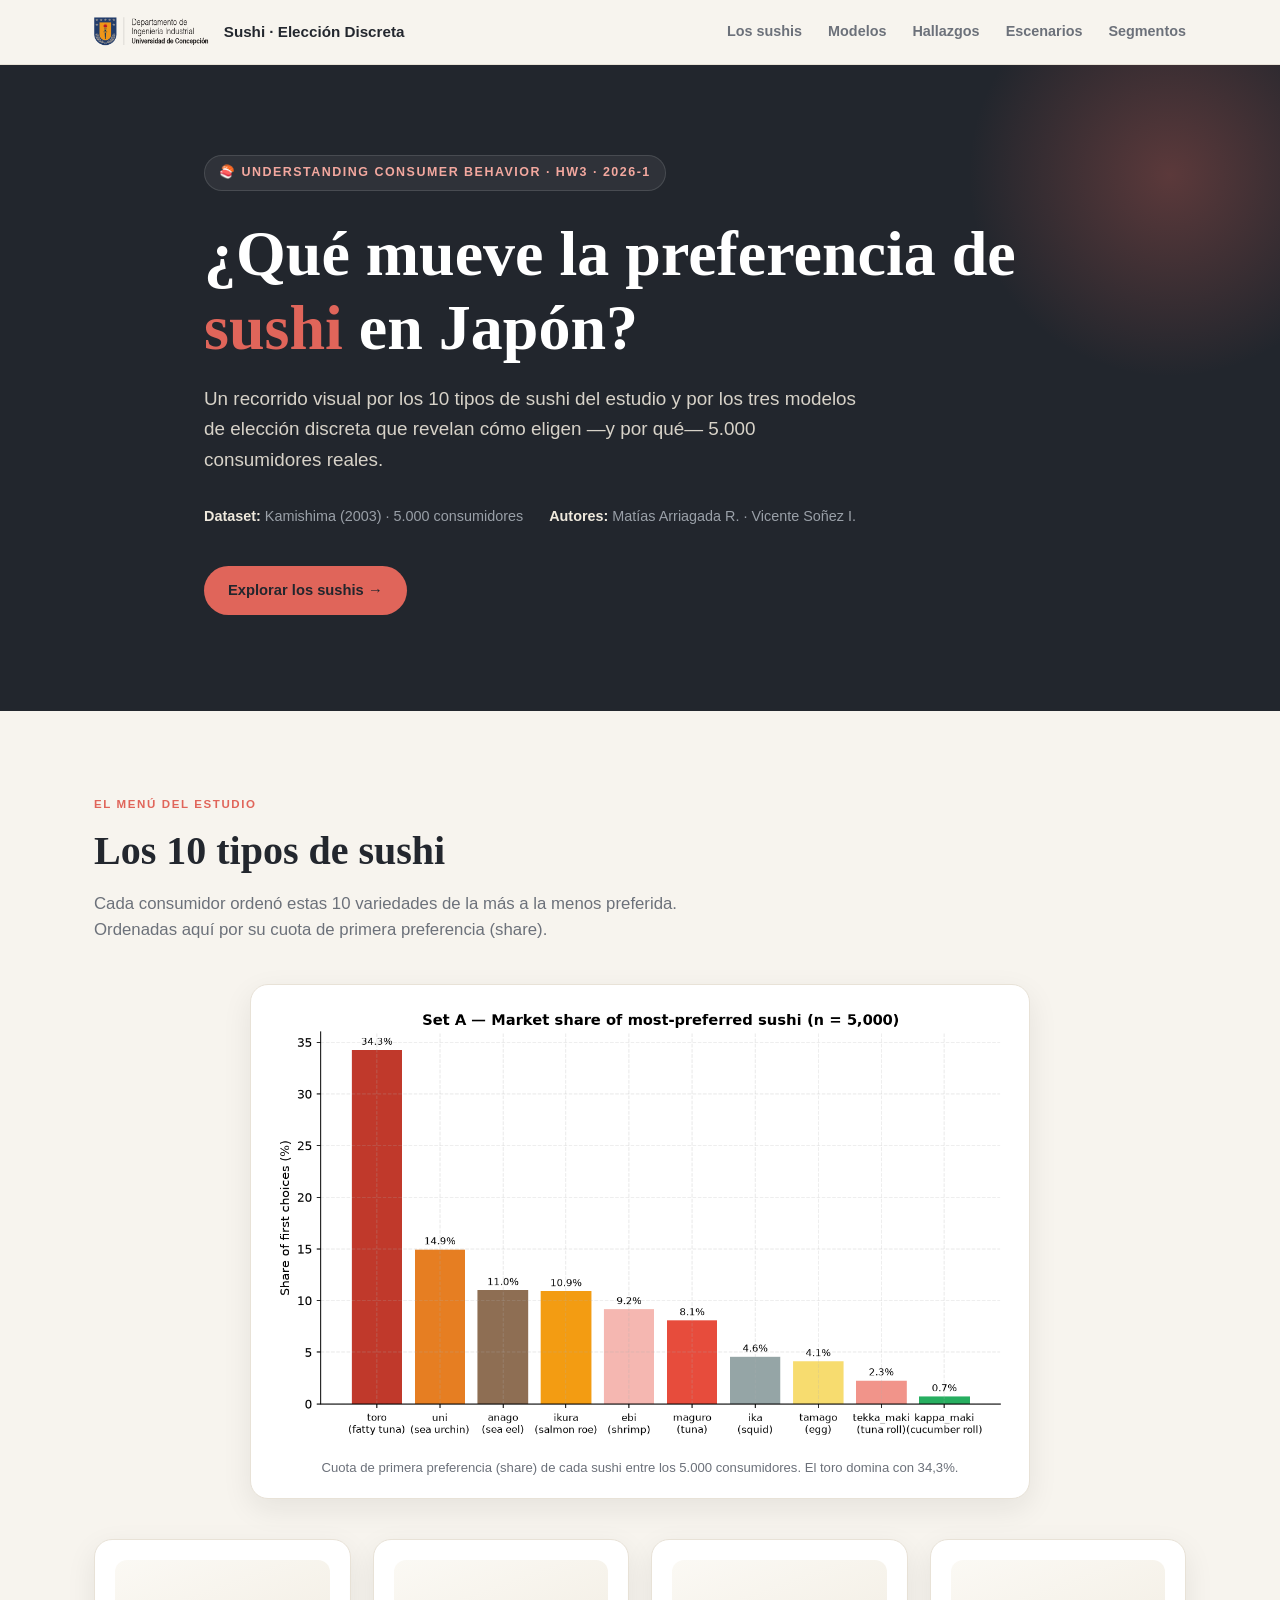
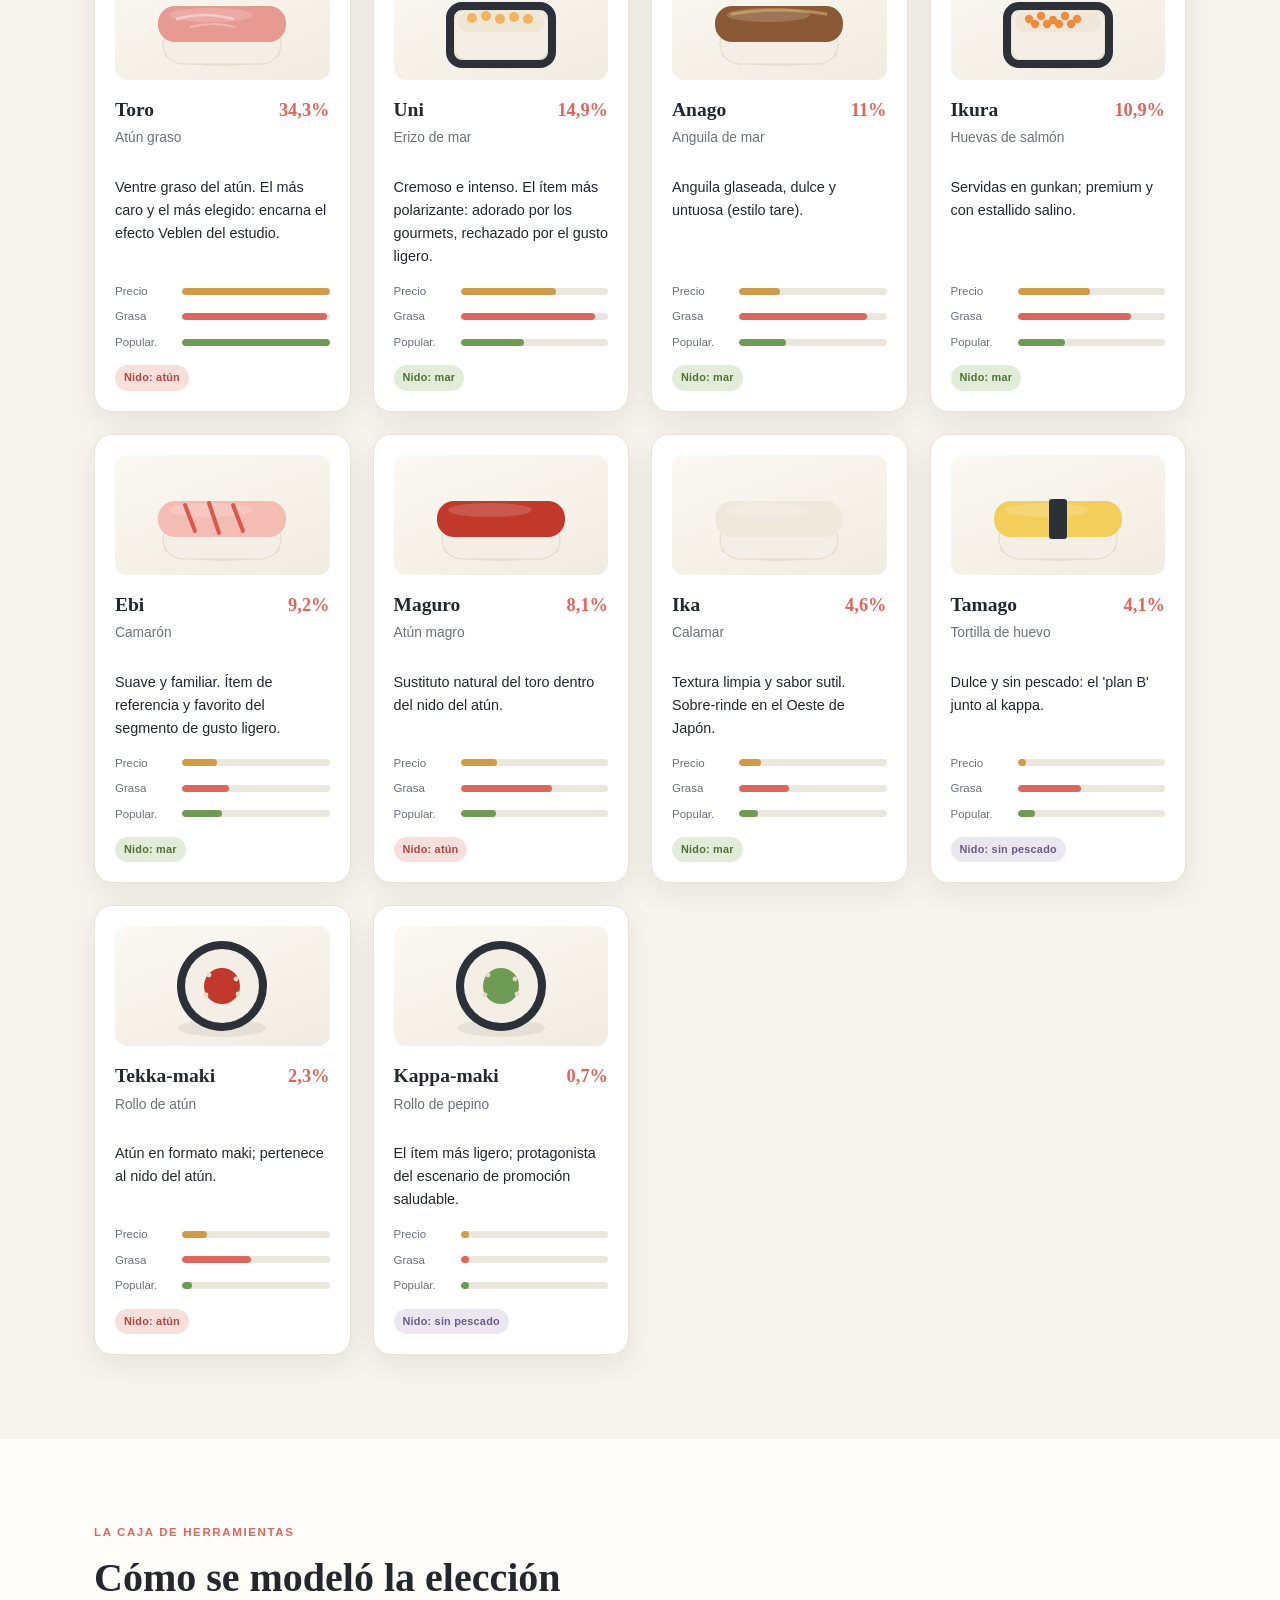
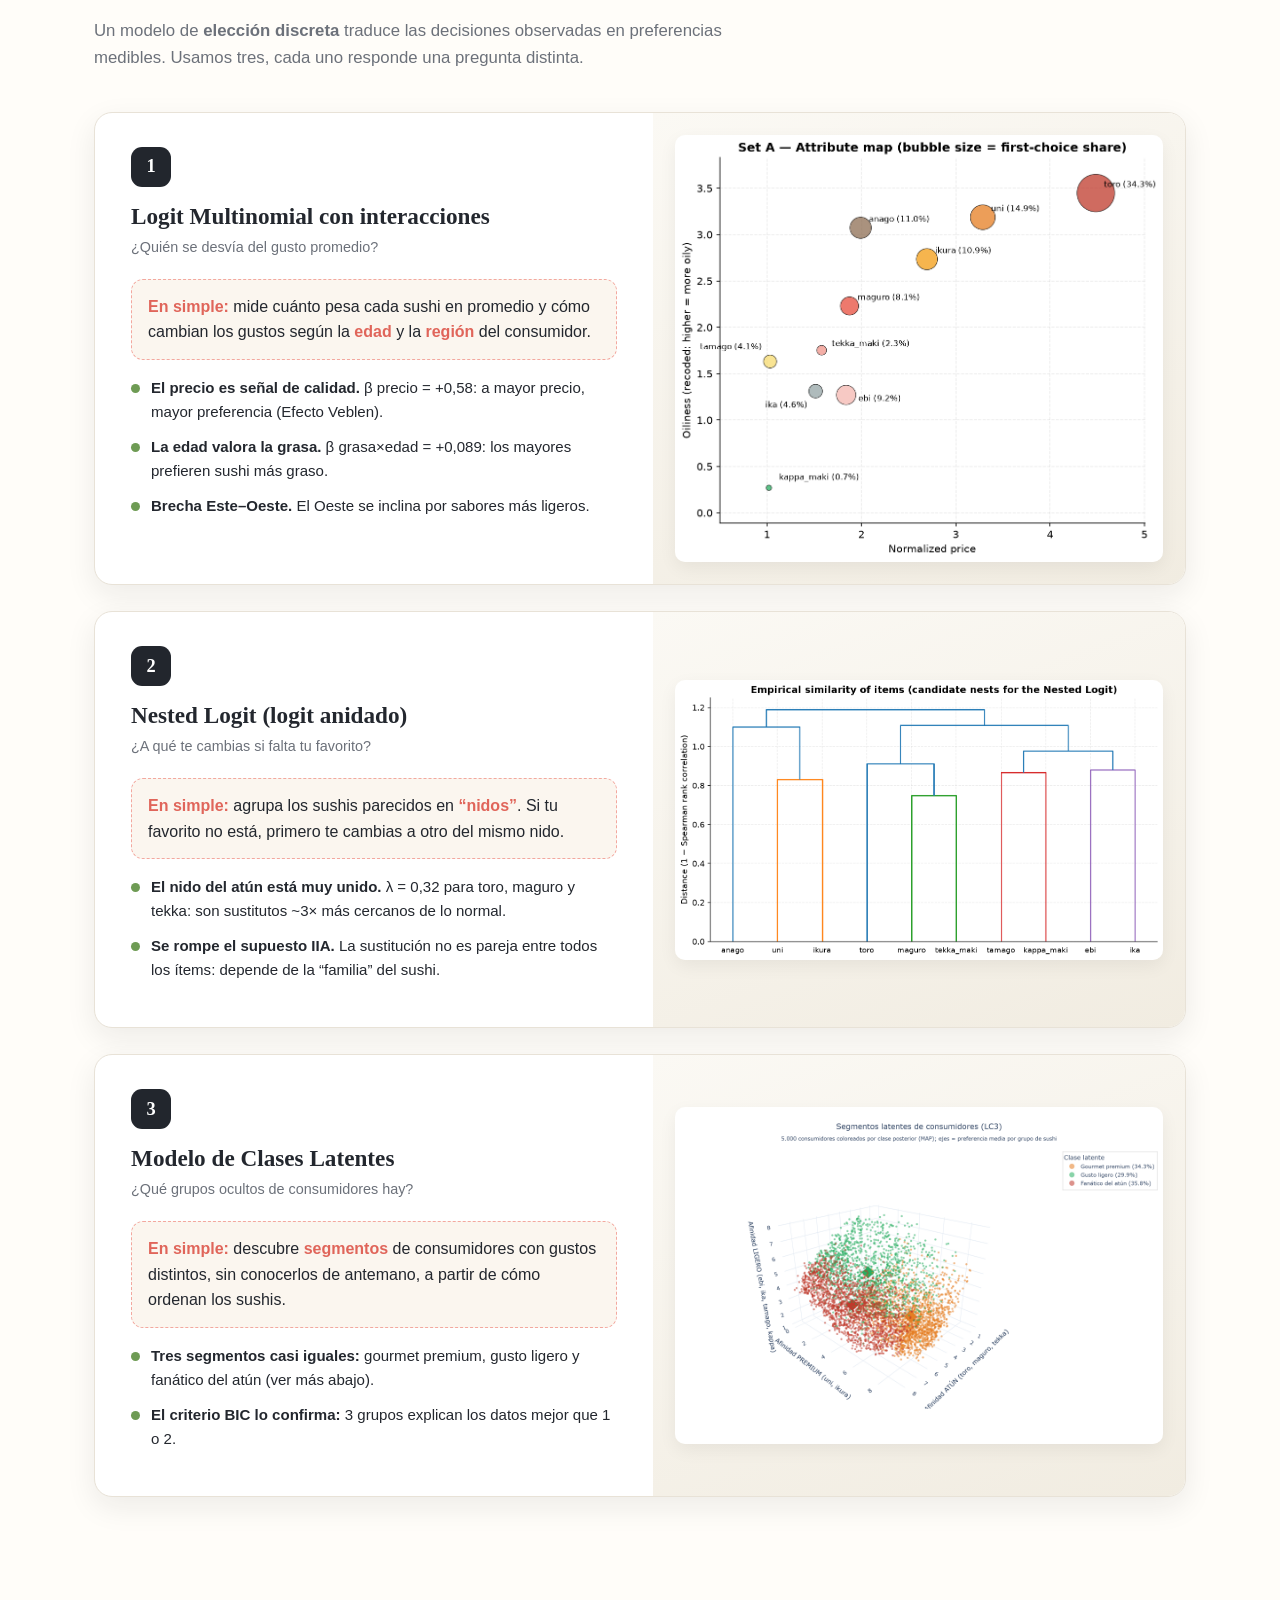
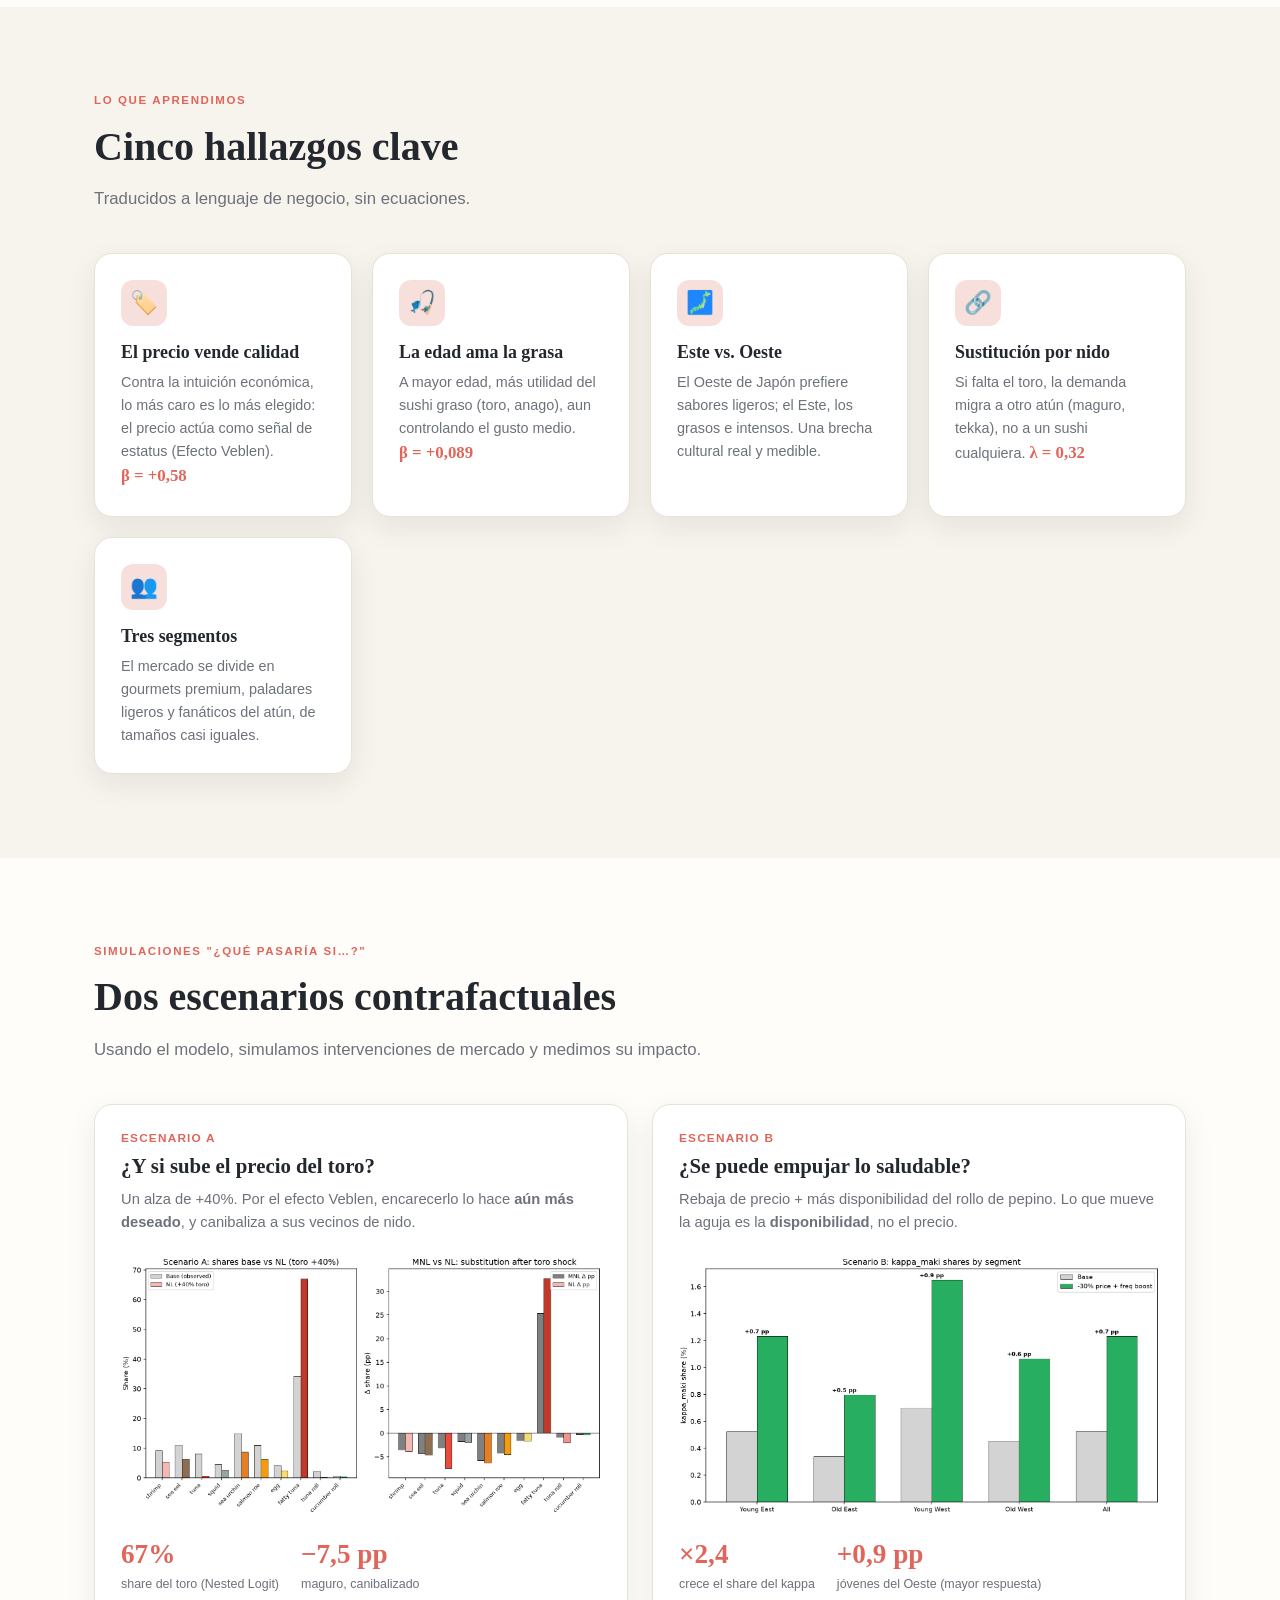
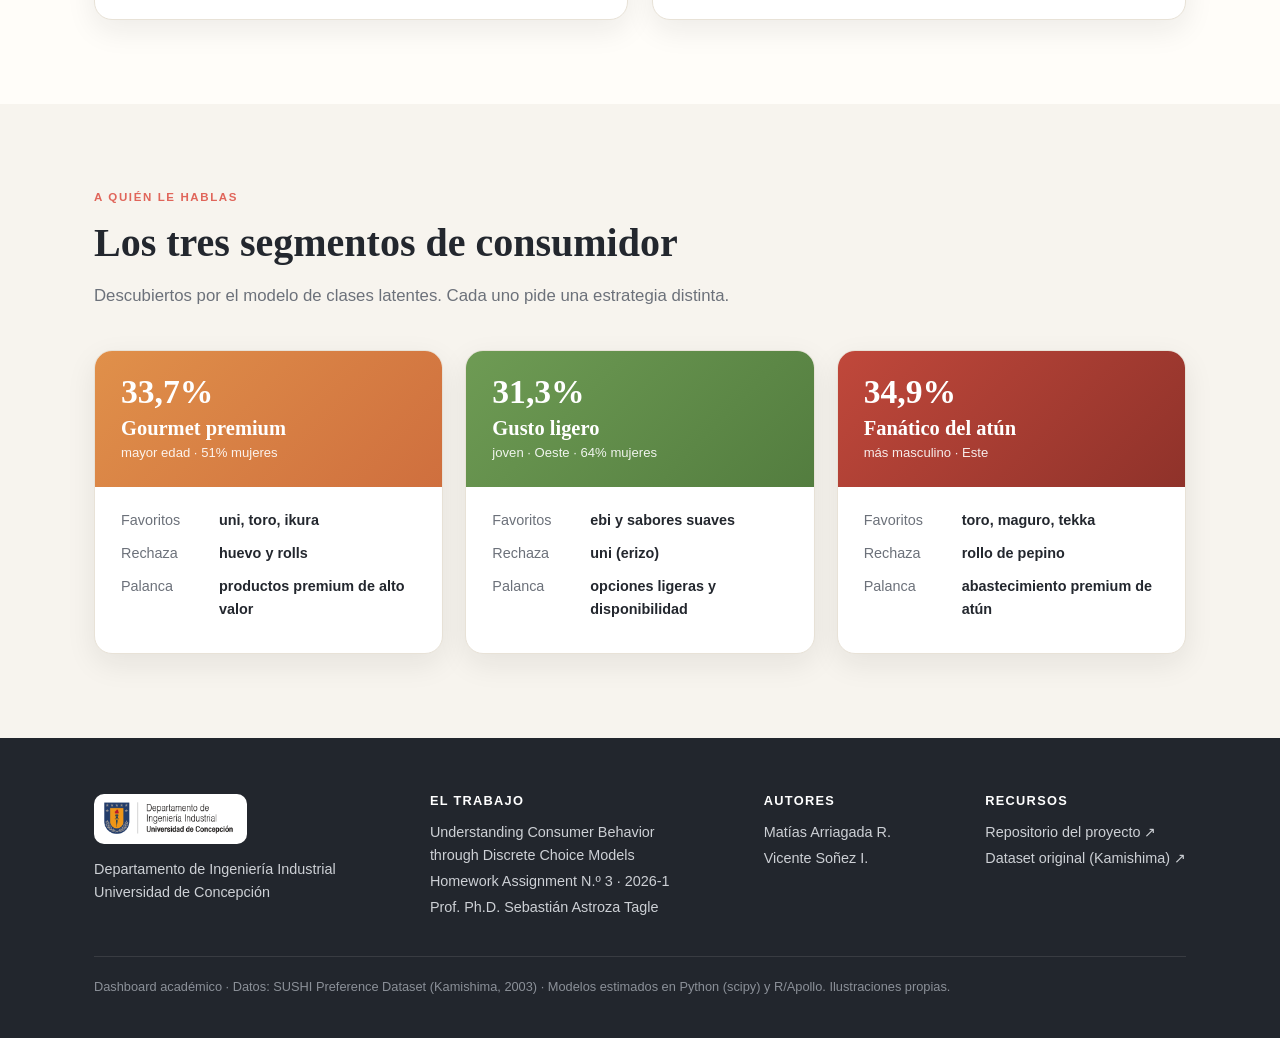
<file: docs/index.html>
<!DOCTYPE html>
<html lang="es">
<head>
<meta charset="utf-8">
<meta name="viewport" content="width=device-width, initial-scale=1">
<title>Sushi &amp; Elección Discreta — Dashboard | Depto. Ingeniería Industrial UdeC</title>
<meta name="description" content="Dashboard interactivo: los 10 tipos de sushi del estudio y los modelos de elección discreta (MNL, Nested Logit y Clases Latentes) que explican la preferencia del consumidor japonés.">
<link rel="stylesheet" href="styles.css">
</head>
<body>

<!-- ===== NAV ===== -->
<nav class="nav">
  <div class="container">
    <div class="brand"><img src="assets/logo_dii.png" alt="Depto. Ingeniería Industrial UdeC"><span>Sushi&nbsp;·&nbsp;Elección Discreta</span></div>
    <div class="links">
      <a href="#sushis">Los sushis</a>
      <a href="#modelos">Modelos</a>
      <a href="#hallazgos">Hallazgos</a>
      <a href="#escenarios">Escenarios</a>
      <a href="#segmentos">Segmentos</a>
    </div>
  </div>
</nav>

<!-- ===== HERO ===== -->
<header class="hero">
  <div class="container">
    <span class="kicker">🍣 Understanding Consumer Behavior · HW3 · 2026-1</span>
    <h1>¿Qué mueve la preferencia de <span class="accent">sushi</span> en Japón?</h1>
    <p>Un recorrido visual por los 10 tipos de sushi del estudio y por los tres modelos de elección discreta que revelan cómo eligen —y por qué— 5.000 consumidores reales.</p>
    <div class="meta">
      <span><b>Dataset:</b> Kamishima (2003) · 5.000 consumidores</span>
      <span><b>Autores:</b> Matías Arriagada R. · Vicente Soñez I.</span>
    </div>
    <a class="scroll" href="#sushis">Explorar los sushis →</a>
  </div>
</header>

<!-- ===== SUSHIS ===== -->
<section class="section" id="sushis">
  <div class="container">
    <div class="eyebrow">El menú del estudio</div>
    <h2>Los 10 tipos de sushi</h2>
    <p class="lead">Cada consumidor ordenó estas 10 variedades de la más a la menos preferida. Ordenadas aquí por su cuota de primera preferencia (share).</p>
    <figure class="figbanner">
      <img src="assets/figs/shares.png" alt="Cuota de primera preferencia por tipo de sushi">
      <figcaption>Cuota de primera preferencia (share) de cada sushi entre los 5.000 consumidores. El toro domina con 34,3%.</figcaption>
    </figure>
    <div class="sushi-grid" id="sushi-grid"></div>
  </div>
</section>

<!-- ===== MODELOS ===== -->
<section class="section" id="modelos" style="background:#fffdf9">
  <div class="container">
    <div class="eyebrow">La caja de herramientas</div>
    <h2>Cómo se modeló la elección</h2>
    <p class="lead">Un modelo de <b>elección discreta</b> traduce las decisiones observadas en preferencias medibles. Usamos tres, cada uno responde una pregunta distinta.</p>

    <!-- M1 -->
    <div class="model-card">
      <div class="body">
        <div class="model-num">1</div>
        <h3>Logit Multinomial con interacciones</h3>
        <div class="tagline">¿Quién se desvía del gusto promedio?</div>
        <div class="plain"><b>En simple:</b> mide cuánto pesa cada sushi en promedio y cómo cambian los gustos según la <b>edad</b> y la <b>región</b> del consumidor.</div>
        <div class="finding"><span class="dot"></span><span><b>El precio es señal de calidad.</b> β&nbsp;precio&nbsp;=&nbsp;+0,58: a mayor precio, mayor preferencia (Efecto Veblen).</span></div>
        <div class="finding"><span class="dot"></span><span><b>La edad valora la grasa.</b> β&nbsp;grasa×edad&nbsp;=&nbsp;+0,089: los mayores prefieren sushi más graso.</span></div>
        <div class="finding"><span class="dot"></span><span><b>Brecha Este–Oeste.</b> El Oeste se inclina por sabores más ligeros.</span></div>
      </div>
      <div class="fig"><img src="assets/figs/attrmap.png" alt="Mapa de atributos: precio vs. grasa"></div>
    </div>

    <!-- M2 -->
    <div class="model-card">
      <div class="body">
        <div class="model-num">2</div>
        <h3>Nested Logit (logit anidado)</h3>
        <div class="tagline">¿A qué te cambias si falta tu favorito?</div>
        <div class="plain"><b>En simple:</b> agrupa los sushis parecidos en <b>“nidos”</b>. Si tu favorito no está, primero te cambias a otro del mismo nido.</div>
        <div class="finding"><span class="dot"></span><span><b>El nido del atún está muy unido.</b> λ&nbsp;=&nbsp;0,32 para toro, maguro y tekka: son sustitutos ~3× más cercanos de lo normal.</span></div>
        <div class="finding"><span class="dot"></span><span><b>Se rompe el supuesto IIA.</b> La sustitución no es pareja entre todos los ítems: depende de la “familia” del sushi.</span></div>
      </div>
      <div class="fig"><img src="assets/figs/dendrogram.png" alt="Dendrograma de similitud entre sushis"></div>
    </div>

    <!-- M3 -->
    <div class="model-card">
      <div class="body">
        <div class="model-num">3</div>
        <h3>Modelo de Clases Latentes</h3>
        <div class="tagline">¿Qué grupos ocultos de consumidores hay?</div>
        <div class="plain"><b>En simple:</b> descubre <b>segmentos</b> de consumidores con gustos distintos, sin conocerlos de antemano, a partir de cómo ordenan los sushis.</div>
        <div class="finding"><span class="dot"></span><span><b>Tres segmentos casi iguales:</b> gourmet premium, gusto ligero y fanático del atún (ver más abajo).</span></div>
        <div class="finding"><span class="dot"></span><span><b>El criterio BIC lo confirma:</b> 3 grupos explican los datos mejor que 1 o 2.</span></div>
      </div>
      <div class="fig"><img src="assets/figs/segments3d.png" alt="Segmentos latentes en 3D"></div>
    </div>
  </div>
</section>

<!-- ===== HALLAZGOS ===== -->
<section class="section" id="hallazgos">
  <div class="container">
    <div class="eyebrow">Lo que aprendimos</div>
    <h2>Cinco hallazgos clave</h2>
    <p class="lead">Traducidos a lenguaje de negocio, sin ecuaciones.</p>
    <div class="find-grid">
      <div class="find"><div class="ico">🏷️</div><h4>El precio vende calidad</h4><p>Contra la intuición económica, lo más caro es lo más elegido: el precio actúa como señal de estatus (Efecto Veblen). <span class="stat">β&nbsp;=&nbsp;+0,58</span></p></div>
      <div class="find"><div class="ico">🎣</div><h4>La edad ama la grasa</h4><p>A mayor edad, más utilidad del sushi graso (toro, anago), aun controlando el gusto medio. <span class="stat">β&nbsp;=&nbsp;+0,089</span></p></div>
      <div class="find"><div class="ico">🗾</div><h4>Este vs. Oeste</h4><p>El Oeste de Japón prefiere sabores ligeros; el Este, los grasos e intensos. Una brecha cultural real y medible.</p></div>
      <div class="find"><div class="ico">🔗</div><h4>Sustitución por nido</h4><p>Si falta el toro, la demanda migra a otro atún (maguro, tekka), no a un sushi cualquiera. <span class="stat">λ&nbsp;=&nbsp;0,32</span></p></div>
      <div class="find"><div class="ico">👥</div><h4>Tres segmentos</h4><p>El mercado se divide en gourmets premium, paladares ligeros y fanáticos del atún, de tamaños casi iguales.</p></div>
    </div>
  </div>
</section>

<!-- ===== ESCENARIOS ===== -->
<section class="section" id="escenarios" style="background:#fffdf9">
  <div class="container">
    <div class="eyebrow">Simulaciones "¿qué pasaría si…?"</div>
    <h2>Dos escenarios contrafactuales</h2>
    <p class="lead">Usando el modelo, simulamos intervenciones de mercado y medimos su impacto.</p>
    <div class="scn-grid">
      <div class="scn">
        <div class="head">
          <div class="k">Escenario A</div>
          <h3>¿Y si sube el precio del toro?</h3>
          <p>Un alza de +40%. Por el efecto Veblen, encarecerlo lo hace <b>aún más deseado</b>, y canibaliza a sus vecinos de nido.</p>
        </div>
        <div class="figwrap"><img src="assets/figs/scenarioA.png" alt="Escenario A: shock de precio del toro"></div>
        <div class="foot">
          <div><span class="big">67%</span><span class="lbl">share del toro (Nested Logit)</span></div>
          <div><span class="big">−7,5&nbsp;pp</span><span class="lbl">maguro, canibalizado</span></div>
        </div>
      </div>
      <div class="scn">
        <div class="head">
          <div class="k">Escenario B</div>
          <h3>¿Se puede empujar lo saludable?</h3>
          <p>Rebaja de precio + más disponibilidad del rollo de pepino. Lo que mueve la aguja es la <b>disponibilidad</b>, no el precio.</p>
        </div>
        <div class="figwrap"><img src="assets/figs/scenarioB.png" alt="Escenario B: promoción del kappa-maki"></div>
        <div class="foot">
          <div><span class="big">×2,4</span><span class="lbl">crece el share del kappa</span></div>
          <div><span class="big">+0,9&nbsp;pp</span><span class="lbl">jóvenes del Oeste (mayor respuesta)</span></div>
        </div>
      </div>
    </div>
  </div>
</section>

<!-- ===== SEGMENTOS ===== -->
<section class="section" id="segmentos">
  <div class="container">
    <div class="eyebrow">A quién le hablas</div>
    <h2>Los tres segmentos de consumidor</h2>
    <p class="lead">Descubiertos por el modelo de clases latentes. Cada uno pide una estrategia distinta.</p>
    <div class="seg-grid">
      <div class="seg g1">
        <div class="top"><div class="share">33,7%</div><h3>Gourmet premium</h3><div class="sub">mayor edad · 51% mujeres</div></div>
        <div class="body">
          <div class="row"><span class="lab">Favoritos</span><span class="val">uni, toro, ikura</span></div>
          <div class="row"><span class="lab">Rechaza</span><span class="val">huevo y rolls</span></div>
          <div class="row"><span class="lab">Palanca</span><span class="val">productos premium de alto valor</span></div>
        </div>
      </div>
      <div class="seg g2">
        <div class="top"><div class="share">31,3%</div><h3>Gusto ligero</h3><div class="sub">joven · Oeste · 64% mujeres</div></div>
        <div class="body">
          <div class="row"><span class="lab">Favoritos</span><span class="val">ebi y sabores suaves</span></div>
          <div class="row"><span class="lab">Rechaza</span><span class="val">uni (erizo)</span></div>
          <div class="row"><span class="lab">Palanca</span><span class="val">opciones ligeras y disponibilidad</span></div>
        </div>
      </div>
      <div class="seg g3">
        <div class="top"><div class="share">34,9%</div><h3>Fanático del atún</h3><div class="sub">más masculino · Este</div></div>
        <div class="body">
          <div class="row"><span class="lab">Favoritos</span><span class="val">toro, maguro, tekka</span></div>
          <div class="row"><span class="lab">Rechaza</span><span class="val">rollo de pepino</span></div>
          <div class="row"><span class="lab">Palanca</span><span class="val">abastecimiento premium de atún</span></div>
        </div>
      </div>
    </div>
  </div>
</section>

<!-- ===== FOOTER ===== -->
<footer class="footer">
  <div class="container">
    <div class="grid">
      <div>
        <div class="brand"><span class="chip"><img src="assets/logo_dii.png" alt="DII UdeC"></span></div>
        <p style="margin-top:14px;max-width:260px">Departamento de Ingeniería Industrial<br>Universidad de Concepción</p>
      </div>
      <div>
        <h4>El trabajo</h4>
        <p>Understanding Consumer Behavior<br>through Discrete Choice Models</p>
        <p>Homework Assignment N.º 3 · 2026-1</p>
        <p>Prof. Ph.D. Sebastián Astroza Tagle</p>
      </div>
      <div>
        <h4>Autores</h4>
        <p>Matías Arriagada R.</p>
        <p>Vicente Soñez I.</p>
      </div>
      <div>
        <h4>Recursos</h4>
        <p><a href="https://github.com/maty20arriagada/Tarea-3-Sushi">Repositorio del proyecto ↗</a></p>
        <p><a href="https://www.kamishima.net/sushi/">Dataset original (Kamishima) ↗</a></p>
      </div>
    </div>
    <div class="fine">Dashboard académico · Datos: SUSHI Preference Dataset (Kamishima, 2003) · Modelos estimados en Python (scipy) y R/Apollo. Ilustraciones propias.</div>
  </div>
</footer>

<script>
/* ---------- SVG sushi art (self-contained, on-brand) ---------- */
const RICE="#f3efe6", RSTROKE="#e4dac6", NORI="#2b3039";
function svg(inner){return `<svg viewBox="0 0 150 112" xmlns="http://www.w3.org/2000/svg">${inner}</svg>`;}
function nigiri(top,extra=""){return svg(`
  <ellipse cx="75" cy="90" rx="58" ry="12" fill="#00000010"/>
  <rect x="16" y="60" width="118" height="40" rx="20" fill="${RICE}" stroke="${RSTROKE}"/>
  <rect x="11" y="42" width="128" height="36" rx="17" fill="${top}"/>
  <ellipse cx="64" cy="51" rx="42" ry="7" fill="#ffffff" opacity=".16"/>${extra}`);}
function maki(fill){return svg(`
  <ellipse cx="75" cy="98" rx="44" ry="9" fill="#00000010"/>
  <circle cx="75" cy="56" r="45" fill="${NORI}"/>
  <circle cx="75" cy="56" r="37" fill="${RICE}"/>
  <circle cx="75" cy="56" r="18" fill="${fill}"/>
  <circle cx="62" cy="45" r="2.4" fill="${RSTROKE}"/><circle cx="89" cy="49" r="2.4" fill="${RSTROKE}"/>
  <circle cx="59" cy="65" r="2.4" fill="${RSTROKE}"/><circle cx="91" cy="64" r="2.4" fill="${RSTROKE}"/>`);}
function gunkan(topFill,inner=""){return svg(`
  <ellipse cx="75" cy="94" rx="50" ry="11" fill="#00000010"/>
  <rect x="28" y="46" width="94" height="50" rx="12" fill="${RICE}" stroke="${RSTROKE}"/>
  <rect x="24" y="42" width="102" height="58" rx="12" fill="none" stroke="${NORI}" stroke-width="8"/>
  <rect x="32" y="48" width="86" height="20" rx="9" fill="${topFill}"/>${inner}`);}

const marbling=`<path d="M30 55 q28 -8 56 0" stroke="#fff" opacity=".4" fill="none" stroke-width="2.5" stroke-linecap="round"/><path d="M44 63 q22 -6 44 0" stroke="#fff" opacity=".3" fill="none" stroke-width="2" stroke-linecap="round"/>`;
const stripes=`<path d="M38 46 l10 26" stroke="#d9584e" stroke-width="4" stroke-linecap="round"/><path d="M62 44 l10 30" stroke="#d9584e" stroke-width="4" stroke-linecap="round"/><path d="M86 46 l10 26" stroke="#d9584e" stroke-width="4" stroke-linecap="round"/>`;
const noriBand=`<rect x="66" y="40" width="18" height="40" rx="3" fill="${NORI}"/>`;
const glaze=`<path d="M28 50 q47 -8 94 0" stroke="#e2b473" opacity=".55" fill="none" stroke-width="3" stroke-linecap="round"/>`;
const beads=`<g fill="#ef8b3c">${[[46,55],[58,52],[70,56],[82,52],[94,55],[52,60],[64,60],[76,60],[88,60]].map(p=>`<circle cx="${p[0]}" cy="${p[1]}" r="4.2"/>`).join("")}</g>`;
const uniBumps=`<g fill="#f2b45f">${[[46,54],[60,52],[74,55],[88,53],[102,55]].map(p=>`<circle cx="${p[0]}" cy="${p[1]}" r="5"/>`).join("")}</g>`;

/* ---------- data (attributes from sushi_items.csv) ---------- */
const SUSHI=[
 {n:"Toro",es:"Atún graso",share:34.3,price:4.49,oil:3.45,nest:"akami",art:nigiri("#e79a92",marbling),
  d:"Ventre graso del atún. El más caro y el más elegido: encarna el efecto Veblen del estudio."},
 {n:"Uni",es:"Erizo de mar",share:14.9,price:3.29,oil:3.19,nest:"seafood",art:gunkan("#efe6d4",uniBumps),
  d:"Cremoso e intenso. El ítem más polarizante: adorado por los gourmets, rechazado por el gusto ligero."},
 {n:"Anago",es:"Anguila de mar",share:11.0,price:1.99,oil:3.07,nest:"seafood",art:nigiri("#8a5a37",glaze),
  d:"Anguila glaseada, dulce y untuosa (estilo tare)."},
 {n:"Ikura",es:"Huevas de salmón",share:10.9,price:2.70,oil:2.74,nest:"seafood",art:gunkan("#efe8da",beads),
  d:"Servidas en gunkan; premium y con estallido salino."},
 {n:"Ebi",es:"Camarón",share:9.2,price:1.84,oil:1.27,nest:"seafood",art:nigiri("#f4bdb4",stripes),
  d:"Suave y familiar. Ítem de referencia y favorito del segmento de gusto ligero."},
 {n:"Maguro",es:"Atún magro",share:8.1,price:1.87,oil:2.23,nest:"akami",art:nigiri("#c0392b"),
  d:"Sustituto natural del toro dentro del nido del atún."},
 {n:"Ika",es:"Calamar",share:4.6,price:1.52,oil:1.31,nest:"seafood",art:nigiri("#eee9dd"),
  d:"Textura limpia y sabor sutil. Sobre-rinde en el Oeste de Japón."},
 {n:"Tamago",es:"Tortilla de huevo",share:4.1,price:1.03,oil:1.63,nest:"veg",art:nigiri("#f2ce5b",noriBand),
  d:"Dulce y sin pescado: el 'plan B' junto al kappa."},
 {n:"Tekka-maki",es:"Rollo de atún",share:2.3,price:1.58,oil:1.75,nest:"akami",art:maki("#c0392b"),
  d:"Atún en formato maki; pertenece al nido del atún."},
 {n:"Kappa-maki",es:"Rollo de pepino",share:0.7,price:1.02,oil:0.27,nest:"veg",art:maki("#6e9b54"),
  d:"El ítem más ligero; protagonista del escenario de promoción saludable."},
];
const NEST={akami:["akami","Nido: atún"],seafood:["seafood","Nido: mar"],veg:["veg","Nido: sin pescado"]};
const pc=(v,lo,hi)=>Math.max(6,Math.min(100,Math.round((v-lo)/(hi-lo)*100)));

document.getElementById("sushi-grid").innerHTML=SUSHI.map(s=>{
  const price=pc(s.price,1,4.5), oil=pc(s.oil,0.2,3.5), pop=pc(s.share,0,34.3);
  const nk=NEST[s.nest];
  return `<article class="sushi-card">
    <div class="sushi-art">${s.art}</div>
    <div class="name"><h3>${s.n}</h3><span class="share">${s.share.toString().replace('.',',')}%</span></div>
    <div class="es">${s.es}</div>
    <p class="desc">${s.d}</p>
    <div class="bars">
      <div class="bar-row"><span>Precio</span><span class="bar price"><span style="width:${price}%"></span></span></div>
      <div class="bar-row"><span>Grasa</span><span class="bar oil"><span style="width:${oil}%"></span></span></div>
      <div class="bar-row"><span>Popular.</span><span class="bar pop"><span style="width:${pop}%"></span></span></div>
    </div>
    <div class="tags"><span class="tag ${nk[0]}">${nk[1]}</span></div>
  </article>`;
}).join("");
</script>
</body>
</html>
</file>
<file: docs/styles.css>
/* ============================================================
   Sushi Discrete-Choice Dashboard — "sushi premium" theme
   ============================================================ */
:root{
  --nori:#22262d; --nori-2:#2b3039; --cream:#f7f4ee; --paper:#ffffff;
  --coral:#e0655a; --coral-soft:#f3a89f; --wasabi:#6e9b54; --gold:#cf9b45;
  --ink:#23272e; --muted:#6c717a; --muted-2:#9aa0a8; --line:#e8e2d7;
  --shadow:0 10px 30px rgba(30,25,20,.08);
  --shadow-lg:0 18px 44px rgba(30,25,20,.14);
  --radius:18px; --radius-sm:12px;
  --serif:'Fraunces',Georgia,'Times New Roman',serif;
  --sans:'Inter',-apple-system,'Segoe UI',Roboto,Helvetica,Arial,sans-serif;
  --maxw:1140px;
}
*{box-sizing:border-box}
html{scroll-behavior:smooth}
body{
  margin:0;font-family:var(--sans);color:var(--ink);background:var(--cream);
  line-height:1.6;-webkit-font-smoothing:antialiased;
}
h1,h2,h3,h4{font-family:var(--serif);font-weight:600;line-height:1.15;margin:0}
a{color:inherit}
img{max-width:100%;display:block}
.container{max-width:var(--maxw);margin:0 auto;padding:0 24px}
.section{padding:84px 0}
.eyebrow{
  font-family:var(--sans);font-weight:700;letter-spacing:.14em;text-transform:uppercase;
  font-size:.72rem;color:var(--coral);margin-bottom:14px;
}
.section h2{font-size:clamp(1.7rem,3.4vw,2.5rem);color:var(--ink);margin-bottom:12px}
.section .lead{color:var(--muted);max-width:640px;font-size:1.05rem;margin-bottom:40px}

/* ---------- nav ---------- */
.nav{
  position:sticky;top:0;z-index:50;background:rgba(247,244,238,.86);
  backdrop-filter:blur(10px);border-bottom:1px solid var(--line);
}
.nav .container{display:flex;align-items:center;gap:20px;height:64px}
.nav .brand{display:flex;align-items:center;gap:12px;font-weight:700;font-size:.95rem}
.nav .brand img{height:30px;width:auto}
.nav .links{margin-left:auto;display:flex;gap:26px}
.nav .links a{
  text-decoration:none;color:var(--muted);font-size:.9rem;font-weight:600;
  transition:color .2s;
}
.nav .links a:hover{color:var(--coral)}

/* ---------- hero ---------- */
.hero{background:var(--nori);color:var(--cream);position:relative;overflow:hidden}
.hero::after{
  content:"";position:absolute;right:-120px;top:-120px;width:460px;height:460px;
  background:radial-gradient(circle,rgba(224,101,90,.30),transparent 62%);
}
.hero .container{position:relative;z-index:2;padding-top:90px;padding-bottom:96px;max-width:920px}
.hero .kicker{
  display:inline-flex;align-items:center;gap:10px;font-size:.78rem;font-weight:700;
  letter-spacing:.12em;text-transform:uppercase;color:var(--coral-soft);
  background:rgba(255,255,255,.06);border:1px solid rgba(255,255,255,.12);
  padding:7px 14px;border-radius:100px;margin-bottom:26px;
}
.hero h1{font-size:clamp(2.4rem,6vw,4rem);color:#fff;margin-bottom:20px}
.hero h1 .accent{color:var(--coral)}
.hero p{font-size:1.18rem;color:#d7d2c8;max-width:660px;margin-bottom:30px}
.hero .meta{display:flex;flex-wrap:wrap;gap:8px 26px;font-size:.9rem;color:var(--muted-2)}
.hero .meta b{color:#efe9dd;font-weight:600}
.hero .scroll{
  margin-top:38px;display:inline-block;text-decoration:none;color:var(--nori);
  background:var(--coral);font-weight:700;padding:13px 24px;border-radius:100px;
  font-size:.92rem;transition:transform .2s,box-shadow .2s;
}
.hero .scroll:hover{transform:translateY(-2px);box-shadow:0 12px 26px rgba(224,101,90,.4)}

/* ---------- figure banner ---------- */
.figbanner{background:var(--paper);border:1px solid var(--line);border-radius:var(--radius);box-shadow:var(--shadow);padding:20px;margin:0 auto 40px;max-width:780px}
.figbanner img{border-radius:8px;margin:0 auto}
.figbanner figcaption{text-align:center;font-size:.82rem;color:var(--muted);margin-top:12px}

/* ---------- sushi grid ---------- */
.sushi-grid{display:grid;grid-template-columns:repeat(auto-fill,minmax(230px,1fr));gap:22px}
.sushi-card{
  background:var(--paper);border:1px solid var(--line);border-radius:var(--radius);
  padding:20px;box-shadow:var(--shadow);transition:transform .22s,box-shadow .22s;
  display:flex;flex-direction:column;
}
.sushi-card:hover{transform:translateY(-4px);box-shadow:var(--shadow-lg)}
.sushi-art{
  height:120px;display:flex;align-items:center;justify-content:center;
  background:linear-gradient(160deg,#fbf9f4,#f1ece1);border-radius:var(--radius-sm);
  margin-bottom:16px;
}
.sushi-art svg{width:150px;height:112px}
.sushi-card .name{display:flex;align-items:baseline;justify-content:space-between;gap:8px}
.sushi-card .name h3{font-size:1.22rem}
.sushi-card .name .share{font-family:var(--serif);font-size:1.15rem;color:var(--coral);font-weight:600}
.sushi-card .es{color:var(--muted);font-size:.86rem;margin:2px 0 12px}
.sushi-card .desc{font-size:.9rem;color:var(--ink);flex:1;margin-bottom:14px}
.bars{display:flex;flex-direction:column;gap:7px;margin-bottom:14px}
.bar-row{display:grid;grid-template-columns:58px 1fr;align-items:center;gap:9px;font-size:.72rem;color:var(--muted)}
.bar{height:7px;border-radius:100px;background:#ece7dc;overflow:hidden}
.bar > span{display:block;height:100%;border-radius:100px}
.bar.price>span{background:var(--gold)}
.bar.oil>span{background:var(--coral)}
.bar.pop>span{background:var(--wasabi)}
.tags{display:flex;flex-wrap:wrap;gap:6px}
.tag{
  font-size:.68rem;font-weight:700;letter-spacing:.02em;padding:4px 9px;border-radius:100px;
  background:#f0ece2;color:var(--muted);
}
.tag.akami{background:#f7e0dc;color:#b0453b}
.tag.seafood{background:#e2edd9;color:#4e7038}
.tag.veg{background:#eae7f0;color:#6a5b8a}

/* ---------- models ---------- */
.model-card{
  background:var(--paper);border:1px solid var(--line);border-radius:var(--radius);
  box-shadow:var(--shadow);overflow:hidden;display:grid;grid-template-columns:1.05fr 1fr;
  margin-bottom:26px;
}
.model-card .body{padding:34px 36px}
.model-card .fig{background:linear-gradient(160deg,#fbf9f4,#f1ece1);display:flex;align-items:center;justify-content:center;padding:22px}
.model-card .fig img{border-radius:10px;box-shadow:0 6px 18px rgba(0,0,0,.06)}
.model-num{
  display:inline-flex;align-items:center;justify-content:center;width:40px;height:40px;
  border-radius:11px;background:var(--nori);color:#fff;font-family:var(--serif);
  font-size:1.15rem;font-weight:600;margin-bottom:16px;
}
.model-card h3{font-size:1.45rem;margin-bottom:6px}
.model-card .tagline{color:var(--muted);font-size:.9rem;margin-bottom:20px}
.plain{
  background:#fbf6ef;border:1px dashed var(--coral-soft);border-radius:12px;
  padding:14px 16px;margin-bottom:16px;
}
.plain b{color:var(--coral);font-weight:700}
.finding{display:flex;gap:11px;margin-bottom:11px;font-size:.94rem}
.finding .dot{flex:none;width:9px;height:9px;border-radius:50%;background:var(--wasabi);margin-top:8px}
.finding b{font-weight:700}

/* ---------- key findings ---------- */
.find-grid{display:grid;grid-template-columns:repeat(auto-fit,minmax(250px,1fr));gap:20px}
.find{background:var(--paper);border:1px solid var(--line);border-radius:var(--radius);padding:26px;box-shadow:var(--shadow)}
.find .ico{width:46px;height:46px;border-radius:12px;display:flex;align-items:center;justify-content:center;background:#f7e0dc;margin-bottom:16px;font-size:1.4rem}
.find h4{font-size:1.12rem;margin-bottom:8px}
.find p{font-size:.9rem;color:var(--muted);margin:0}
.find .stat{font-family:var(--serif);color:var(--coral);font-weight:600;font-size:1.05rem}

/* ---------- scenarios ---------- */
.scn-grid{display:grid;grid-template-columns:1fr 1fr;gap:24px}
.scn{background:var(--paper);border:1px solid var(--line);border-radius:var(--radius);box-shadow:var(--shadow);overflow:hidden}
.scn .head{padding:24px 26px 8px}
.scn .head .k{font-size:.74rem;font-weight:700;letter-spacing:.1em;text-transform:uppercase;color:var(--coral)}
.scn .head h3{font-size:1.3rem;margin:6px 0 10px}
.scn .head p{font-size:.92rem;color:var(--muted);margin:0}
.scn .figwrap{padding:8px 20px 20px}
.scn .figwrap img{border-radius:10px}
.scn .foot{padding:0 26px 24px;display:flex;gap:22px;flex-wrap:wrap}
.scn .foot .big{font-family:var(--serif);font-size:1.7rem;font-weight:600;color:var(--coral);line-height:1}
.scn .foot .lbl{font-size:.78rem;color:var(--muted);display:block;margin-top:4px}

/* ---------- segments ---------- */
.seg-grid{display:grid;grid-template-columns:repeat(auto-fit,minmax(280px,1fr));gap:22px}
.seg{background:var(--paper);border:1px solid var(--line);border-radius:var(--radius);box-shadow:var(--shadow);overflow:hidden}
.seg .top{padding:24px 26px;color:#fff}
.seg.g1 .top{background:linear-gradient(135deg,#e0904a,#cf6f3e)}
.seg.g2 .top{background:linear-gradient(135deg,#6e9b54,#537d3f)}
.seg.g3 .top{background:linear-gradient(135deg,#c0483b,#8f322a)}
.seg .top .share{font-family:var(--serif);font-size:2.1rem;font-weight:600;line-height:1}
.seg .top h3{font-size:1.28rem;margin:8px 0 2px}
.seg .top .sub{font-size:.82rem;opacity:.9}
.seg .body{padding:22px 26px}
.seg .body .row{display:flex;gap:10px;font-size:.9rem;margin-bottom:10px}
.seg .body .row .lab{color:var(--muted);flex:none;width:88px}
.seg .body .row .val{font-weight:600}

/* ---------- footer ---------- */
.footer{background:var(--nori);color:#cdd0d5;padding:56px 0 40px}
.footer .grid{display:flex;flex-wrap:wrap;gap:36px;justify-content:space-between;align-items:flex-start}
.footer .brand{display:flex;align-items:center;gap:14px}
.footer .brand .chip{background:#fff;border-radius:10px;padding:8px 10px}
.footer .brand .chip img{height:34px}
.footer h4{color:#fff;font-family:var(--sans);font-size:.8rem;letter-spacing:.1em;text-transform:uppercase;margin-bottom:12px}
.footer p,.footer a{font-size:.9rem;margin:3px 0;color:#cdd0d5;text-decoration:none}
.footer a:hover{color:var(--coral-soft)}
.footer .fine{margin-top:34px;padding-top:20px;border-top:1px solid rgba(255,255,255,.1);font-size:.8rem;color:#8b9098}

/* ---------- responsive ---------- */
@media(max-width:820px){
  .nav .links{display:none}
  .model-card{grid-template-columns:1fr}
  .model-card .fig{order:2}
  .scn-grid{grid-template-columns:1fr}
  .section{padding:60px 0}
}
</file>
